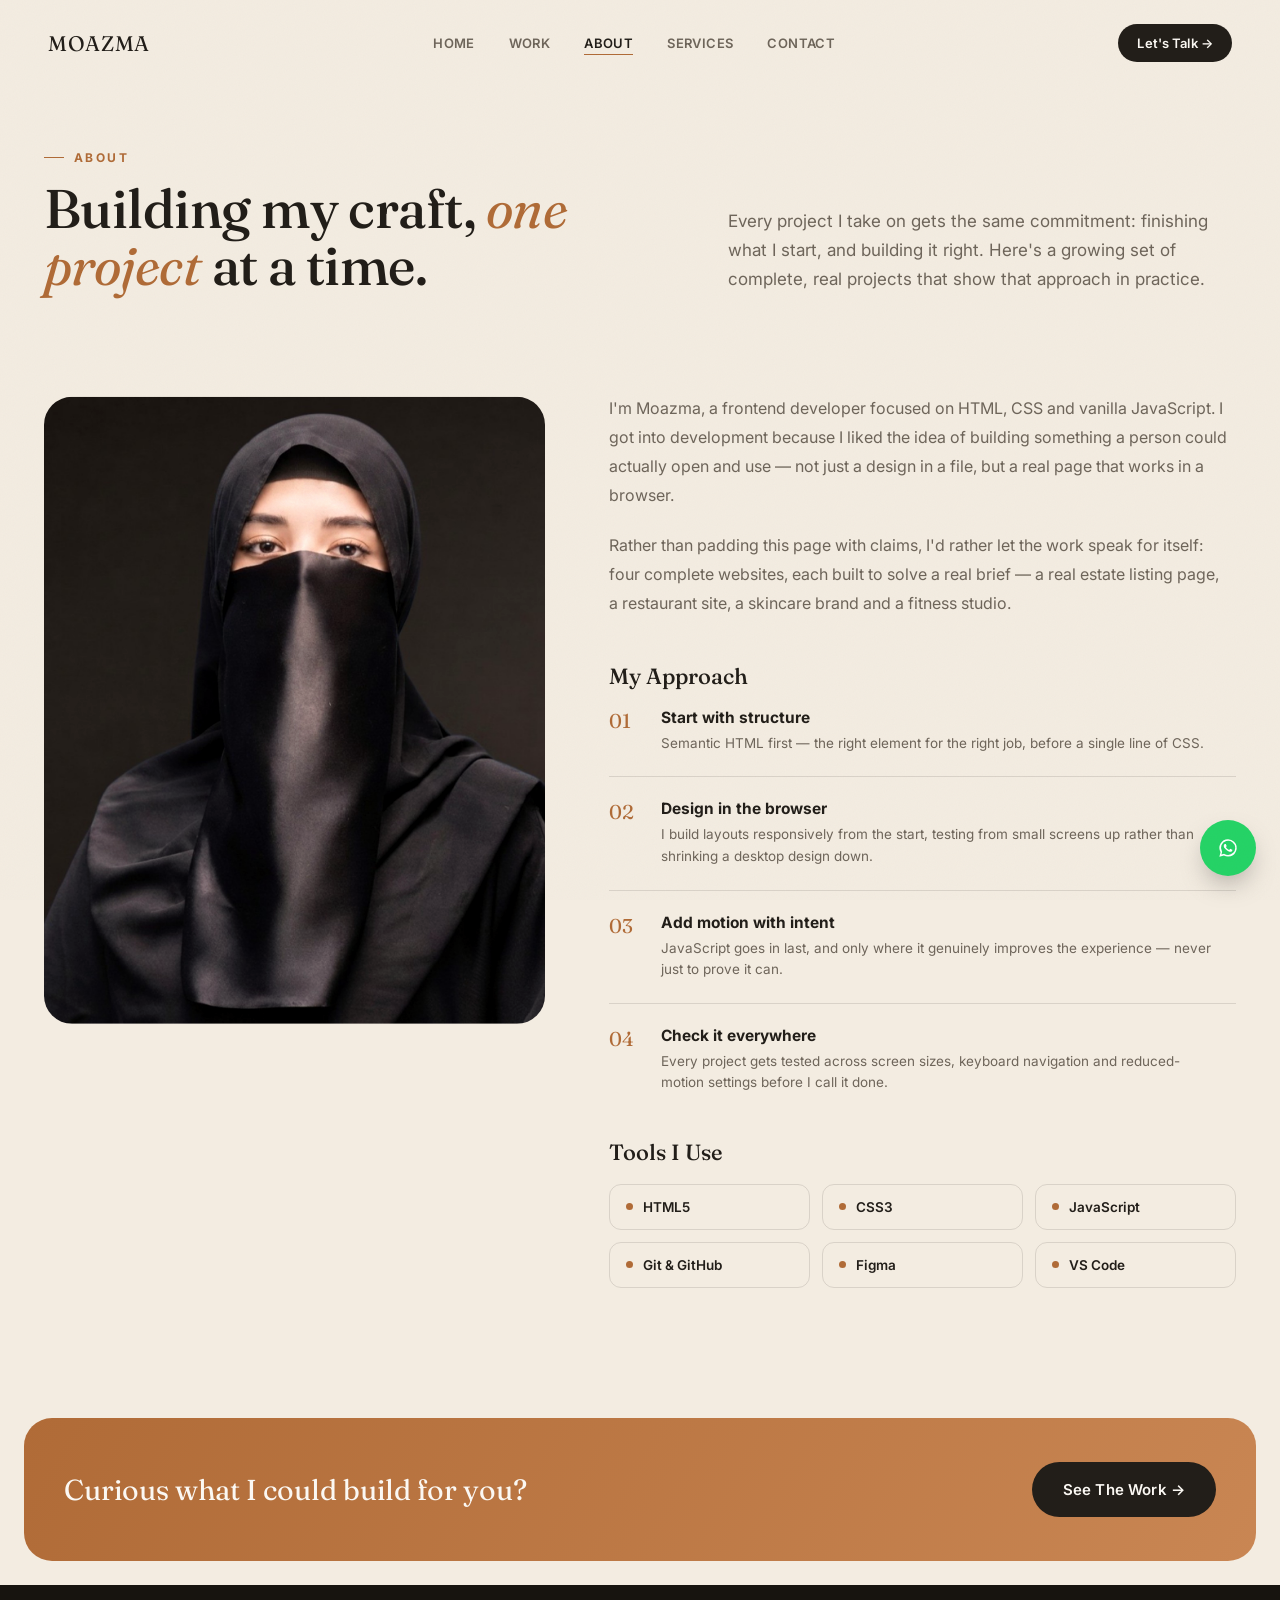
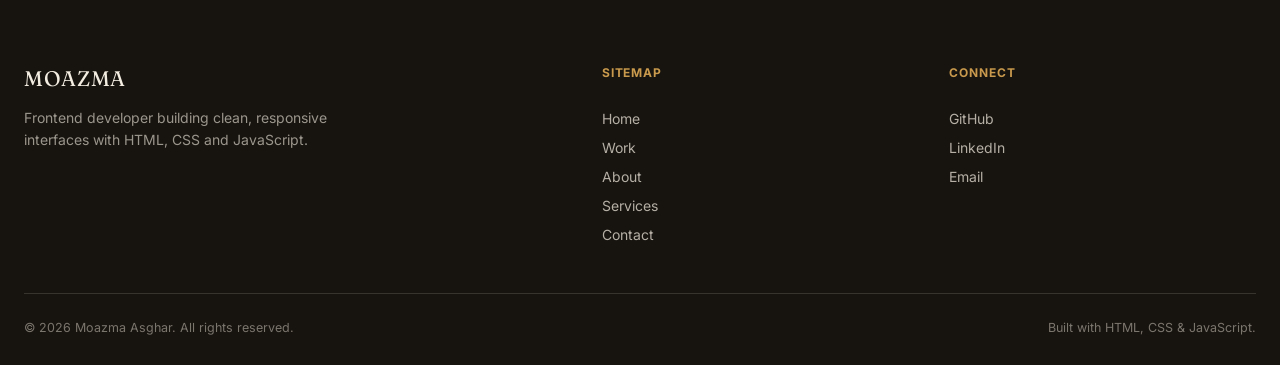
<file: about.html>
<!DOCTYPE html>
<html lang="en">
<head>
<meta charset="UTF-8">
<meta name="viewport" content="width=device-width, initial-scale=1.0">
<title>About — Moazma Asghar</title>
<meta name="description" content="Moazma Asghar's background, development approach and the tools she uses to build responsive websites.">
<link rel="stylesheet" href="style.css">
</head>
<body>

<div class="grain" aria-hidden="true"></div>

<header class="nav" id="siteNav">
  <div class="nav__inner">
    <a href="index.html" class="nav__brand">MOAZMA</a>
    <nav class="nav__links">
      <a href="index.html" data-nav>Home</a>
      <a href="work.html" data-nav>Work</a>
      <a href="about.html" data-nav class="is-active">About</a>
      <a href="services.html" data-nav>Services</a>
      <a href="contact.html" data-nav>Contact</a>
    </nav>
    <div class="nav__actions">
      <a href="contact.html" class="btn btn--dark btn--sm">Let's Talk →</a>
      <button class="nav__burger" id="navBurger" aria-label="Toggle menu" aria-expanded="false"><span></span><span></span><span></span></button>
    </div>
  </div>
</header>

<div class="mobile-menu" id="mobileMenu">
  <nav>
    <a href="index.html" data-nav>Home</a>
    <a href="work.html" data-nav>Work</a>
    <a href="about.html" data-nav class="is-active">About</a>
    <a href="services.html" data-nav>Services</a>
    <a href="contact.html" data-nav>Contact</a>
  </nav>
</div>

<main>

  <section class="about-hero">
    <div>
      <p class="eyebrow reveal">About</p>
      <h1 class="section-title reveal">Building my craft, <em>one project</em> at a time.</h1>
    </div>
    <p class="section-desc reveal">Every project I take on gets the same commitment: finishing what I start, and building it right. Here's a growing set of complete, real projects that show that approach in practice.</p>
  </section>

  <div class="about-body">
    <!-- Replace with your own photo. Recommended path:
         assets/img/about/portrait.jpg -->
    <div class="about-body__media reveal" data-parallax="0.1">
      <img src="images/about.jpg" alt="Portrait of Moazma Asghar">
    </div>

    <div class="about-body__content">
      <p class="reveal">
        I'm Moazma, a frontend developer focused on HTML, CSS and vanilla JavaScript. I got into
        development because I liked the idea of building something a person could actually open
        and use — not just a design in a file, but a real page that works in a browser.
      </p>
      <p class="reveal">
        Rather than padding this page with claims, I'd rather let the work speak for itself: four complete websites, each built to solve a real brief — a real estate listing page, a restaurant site, a skincare brand and a fitness studio.
      </p>

      <h3 class="reveal">My Approach</h3>
      <ul class="approach-list">
        <li class="reveal">
          <span class="approach-list__num">01</span>
          <div>
            <h4>Start with structure</h4>
            <p>Semantic HTML first — the right element for the right job, before a single line of CSS.</p>
          </div>
        </li>
        <li class="reveal">
          <span class="approach-list__num">02</span>
          <div>
            <h4>Design in the browser</h4>
            <p>I build layouts responsively from the start, testing from small screens up rather than shrinking a desktop design down.</p>
          </div>
        </li>
        <li class="reveal">
          <span class="approach-list__num">03</span>
          <div>
            <h4>Add motion with intent</h4>
            <p>JavaScript goes in last, and only where it genuinely improves the experience — never just to prove it can.</p>
          </div>
        </li>
        <li class="reveal">
          <span class="approach-list__num">04</span>
          <div>
            <h4>Check it everywhere</h4>
            <p>Every project gets tested across screen sizes, keyboard navigation and reduced-motion settings before I call it done.</p>
          </div>
        </li>
      </ul>

      <h3 class="reveal">Tools I Use</h3>
      <div class="tool-grid">
        <div class="tool-chip reveal"><span></span>HTML5</div>
        <div class="tool-chip reveal"><span></span>CSS3</div>
        <div class="tool-chip reveal"><span></span>JavaScript</div>
        <div class="tool-chip reveal"><span></span>Git &amp; GitHub</div>
        <div class="tool-chip reveal"><span></span>Figma</div>
        <div class="tool-chip reveal"><span></span>VS Code</div>
      </div>
    </div>
  </div>

  <div class="cta-band reveal">
    <p class="cta-band__text">Curious what I could build for you?</p>
    <a href="work.html" class="btn btn--dark btn--lg">See The Work →</a>
  </div>

</main>

<footer class="footer">
  <div class="footer__top">
    <div class="footer__brand">
      <a href="index.html" class="nav__brand">MOAZMA</a>
      <p>Frontend developer building clean, responsive interfaces with HTML, CSS and JavaScript.</p>
    </div>
    <div class="footer__col">
      <h4>Sitemap</h4>
      <a href="index.html">Home</a>
      <a href="work.html">Work</a>
      <a href="about.html">About</a>
      <a href="services.html">Services</a>
      <a href="contact.html">Contact</a>
    </div>
    <div class="footer__col">
      <h4>Connect</h4>
      <a href="https://github.com/moazmawebdev" target="_blank" rel="noopener noreferrer">GitHub</a>
      <a href="https://www.linkedin.com/in/moazmawebdev/" target="_blank" rel="noopener noreferrer">LinkedIn</a>
      <a href="mailto:moazmawebdev@gmail.com" target="_blank" rel="noopener noreferrer">Email</a>
    </div>
  </div>
  <div class="footer__bottom">
    <span>© 2026 Moazma Asghar. All rights reserved.</span>
    <span>Built with HTML, CSS &amp; JavaScript.</span>
  </div>
</footer>

<!-- Replace 92XXXXXXXXXX with your real WhatsApp number, country code first, no + or spaces -->
<a href="https://wa.me/923052177831?text=Hi%20Moazma%2C%20I%27d%20like%20to%20talk%20about%20a%20project." class="whatsapp-float" target="_blank" rel="noopener" aria-label="Chat on WhatsApp">
  <svg width="26" height="26" viewBox="0 0 24 24" fill="currentColor"><path d="M17.6 6.32A7.85 7.85 0 0 0 12.05 4a7.94 7.94 0 0 0-6.9 11.9L4 20l4.2-1.1a7.9 7.9 0 0 0 3.85 1h.01a7.94 7.94 0 0 0 5.54-13.58zM12.06 18.4h-.01a6.58 6.58 0 0 1-3.36-.92l-.24-.14-2.5.66.67-2.44-.16-.25a6.6 6.6 0 1 1 12.24-3.5 6.56 6.56 0 0 1-6.64 6.59zm3.6-4.94c-.2-.1-1.17-.58-1.35-.64-.18-.07-.31-.1-.44.1-.13.19-.5.64-.62.78-.11.13-.23.15-.42.05a5.4 5.4 0 0 1-1.6-.99 6 6 0 0 1-1.1-1.37c-.12-.2-.01-.3.09-.4.09-.09.2-.23.3-.35.1-.11.13-.19.2-.32.06-.13.03-.24-.02-.34-.05-.1-.44-1.06-.6-1.45-.16-.38-.32-.33-.44-.33h-.38c-.13 0-.34.05-.52.24-.18.19-.68.66-.68 1.62s.7 1.88.8 2.01c.1.13 1.38 2.11 3.36 2.96.47.2.83.32 1.12.41.47.15.9.13 1.24.08.38-.06 1.17-.48 1.33-.94.16-.46.16-.86.11-.94-.05-.08-.18-.13-.38-.23z"/></svg>
</a>
<script src="script.js"></script>
</body>
</html>
</file>
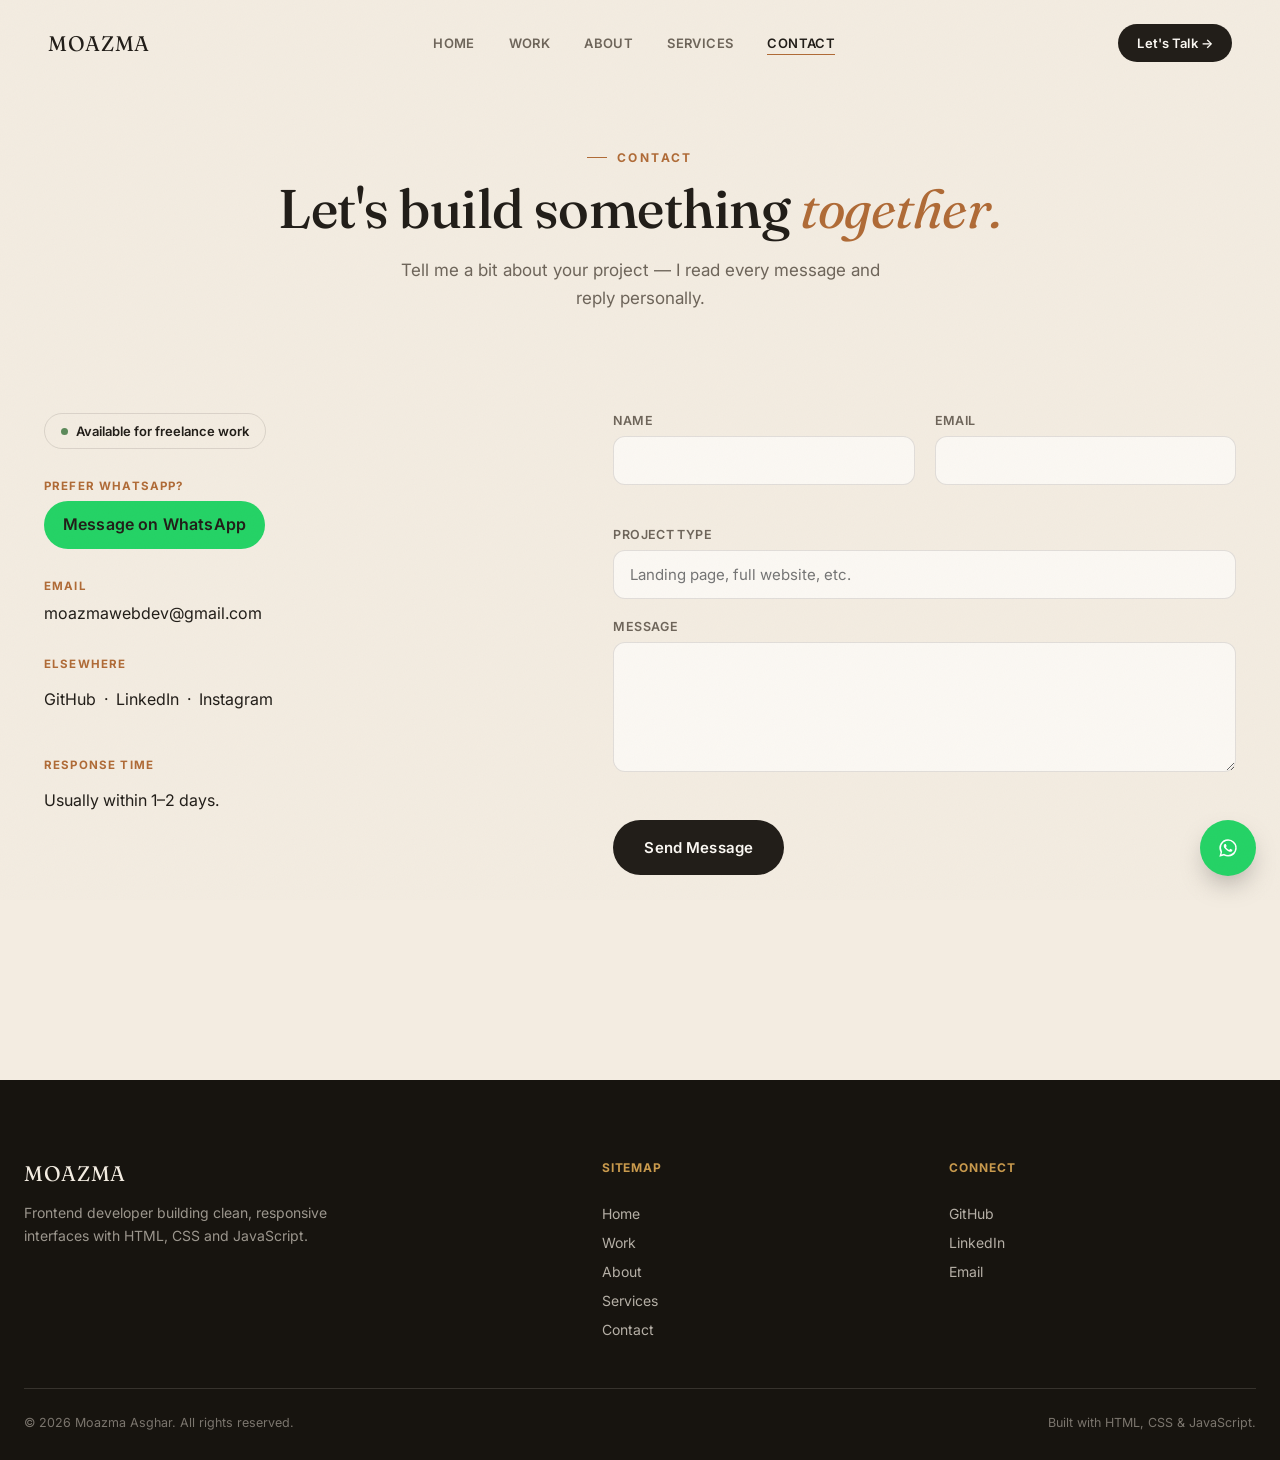
<file: contact.html>
<!DOCTYPE html>
<html lang="en">
<head>
<meta charset="UTF-8">
<meta name="viewport" content="width=device-width, initial-scale=1.0">
<title>Contact — Moazma Asghar</title>
<meta name="description" content="Get in touch with Moazma Asghar about a frontend development project.">
<link rel="stylesheet" href="style.css">
</head>
<body>

<div class="grain" aria-hidden="true"></div>

<header class="nav" id="siteNav">
  <div class="nav__inner">
    <a href="index.html" class="nav__brand">MOAZMA</a>
    <nav class="nav__links">
      <a href="index.html" data-nav>Home</a>
      <a href="work.html" data-nav>Work</a>
      <a href="about.html" data-nav>About</a>
      <a href="services.html" data-nav>Services</a>
      <a href="contact.html" data-nav class="is-active">Contact</a>
    </nav>
    <div class="nav__actions">
      <a href="contact.html" class="btn btn--dark btn--sm">Let's Talk →</a>
      <button class="nav__burger" id="navBurger" aria-label="Toggle menu" aria-expanded="false"><span></span><span></span><span></span></button>
    </div>
  </div>
</header>

<div class="mobile-menu" id="mobileMenu">
  <nav>
    <a href="index.html" data-nav>Home</a>
    <a href="work.html" data-nav>Work</a>
    <a href="about.html" data-nav>About</a>
    <a href="services.html" data-nav>Services</a>
    <a href="contact.html" data-nav class="is-active">Contact</a>
  </nav>
</div>

<main>

  <section class="contact-hero">
    <p class="eyebrow reveal" style="justify-content:center;">Contact</p>
    <h1 class="section-title reveal">Let's build something <em>together.</em></h1>
    <p class="section-desc reveal">Tell me a bit about your project — I read every message and reply personally.</p>
  </section>

  <div class="contact-body">
    <div class="contact-info">
      <div class="contact-info__item reveal">
        <span class="contact-availability"><span></span>Available for freelance work</span>
      </div>
      <div class="contact-info__item reveal">
        <h4>Prefer WhatsApp?</h4>
        <!-- Replace 92XXXXXXXXXX with your real WhatsApp number -->
        <a href="https://wa.me/923052177831?text=Hi%20Moazma%2C%20I%27d%20like%20to%20talk%20about%20a%20project." class="btn btn--whatsapp btn--sm" target="_blank" rel="noopener">
          <span>Message on WhatsApp</span>
        </a>
      </div>
      <div class="contact-info__item reveal">
        <h4>Email</h4>
        <a href="mailto:moazmawebdev@gmail.com">moazmawebdev@gmail.com</a>
      </div>
      <div class="contact-info__item reveal">
        <h4>Elsewhere</h4>
        <p><a href="https://github.com/moazmawebdev" target="_blank" rel="noopener noreferrer" >GitHub</a> &nbsp;·&nbsp; <a href="https://www.linkedin.com/in/moazmawebdev/" target="_blank" rel="noopener noreferrer" >LinkedIn</a>  &nbsp;·&nbsp; <a href="https://www.instagram.com/moazma.webdev/" target="_blank" rel="noopener noreferrer" >Instagram</a></p>
      </div>
      <div class="contact-info__item reveal">
        <h4>Response Time</h4>
        <p>Usually within 1–2 days.</p>
      </div>
    </div>

    <!-- This form validates client-side only — it isn't wired up to
         an inbox yet. Connect it to a form service such as Formspree
         or EmailJS (or your own backend) to actually receive
         submissions; see script.js for where the submit handler is. -->
    <form class="contact-form reveal" id="contactForm" action="https://formspree.io/f/xeajzgyp" method="POST" novalidate>
      <div class="form-row">
        <div class="form-field">
          <label for="name">Name</label>
          <input type="text" id="name" name="name" required>
          <span class="form-error" aria-live="polite"></span>
        </div>
        <div class="form-field">
          <label for="email">Email</label>
          <input type="email" id="email" name="email" required>
          <span class="form-error" aria-live="polite"></span>
        </div>
      </div>

      <div class="form-field">
        <label for="project">Project Type</label>
        <input type="text" id="project" name="project" placeholder="Landing page, full website, etc.">
      </div>

      <div class="form-field">
        <label for="message">Message</label>
        <textarea id="message" name="message" required></textarea>
        <span class="form-error" aria-live="polite"></span>
      </div>

      <button type="submit" class="btn btn--dark btn--lg contact-form__submit">Send Message</button>
      <p class="form-status" id="formStatus" aria-live="polite"></p>
    </form>
  </div>

</main>

<footer class="footer">
  <div class="footer__top">
    <div class="footer__brand">
      <a href="index.html" class="nav__brand">MOAZMA</a>
      <p>Frontend developer building clean, responsive interfaces with HTML, CSS and JavaScript.</p>
    </div>
    <div class="footer__col">
      <h4>Sitemap</h4>
      <a href="index.html">Home</a>
      <a href="work.html">Work</a>
      <a href="about.html">About</a>
      <a href="services.html">Services</a>
      <a href="contact.html">Contact</a>
    </div>
    <div class="footer__col">
      <h4>Connect</h4>
      <a href="https://github.com/moazmawebdev" target="_blank" rel="noopener noreferrer">GitHub</a>
      <a href="https://www.linkedin.com/in/moazmawebdev/" target="_blank" rel="noopener noreferrer">LinkedIn</a>
      <a href="mailto:moazmawebdev@gmail.com">Email</a>
    </div>
  </div>
  <div class="footer__bottom">
    <span>© 2026 Moazma Asghar. All rights reserved.</span>
    <span>Built with HTML, CSS &amp; JavaScript.</span>
  </div>
</footer>

<!-- Replace 92XXXXXXXXXX with your real WhatsApp number, country code first, no + or spaces -->
<a href="https://wa.me/923052177831?text=Hi%20Moazma%2C%20I%27d%20like%20to%20talk%20about%20a%20project." class="whatsapp-float" target="_blank" rel="noopener" aria-label="Chat on WhatsApp">
  <svg width="26" height="26" viewBox="0 0 24 24" fill="currentColor"><path d="M17.6 6.32A7.85 7.85 0 0 0 12.05 4a7.94 7.94 0 0 0-6.9 11.9L4 20l4.2-1.1a7.9 7.9 0 0 0 3.85 1h.01a7.94 7.94 0 0 0 5.54-13.58zM12.06 18.4h-.01a6.58 6.58 0 0 1-3.36-.92l-.24-.14-2.5.66.67-2.44-.16-.25a6.6 6.6 0 1 1 12.24-3.5 6.56 6.56 0 0 1-6.64 6.59zm3.6-4.94c-.2-.1-1.17-.58-1.35-.64-.18-.07-.31-.1-.44.1-.13.19-.5.64-.62.78-.11.13-.23.15-.42.05a5.4 5.4 0 0 1-1.6-.99 6 6 0 0 1-1.1-1.37c-.12-.2-.01-.3.09-.4.09-.09.2-.23.3-.35.1-.11.13-.19.2-.32.06-.13.03-.24-.02-.34-.05-.1-.44-1.06-.6-1.45-.16-.38-.32-.33-.44-.33h-.38c-.13 0-.34.05-.52.24-.18.19-.68.66-.68 1.62s.7 1.88.8 2.01c.1.13 1.38 2.11 3.36 2.96.47.2.83.32 1.12.41.47.15.9.13 1.24.08.38-.06 1.17-.48 1.33-.94.16-.46.16-.86.11-.94-.05-.08-.18-.13-.38-.23z"/></svg>
</a>
<script src="script.js"></script>
</body>
</html>
</file>
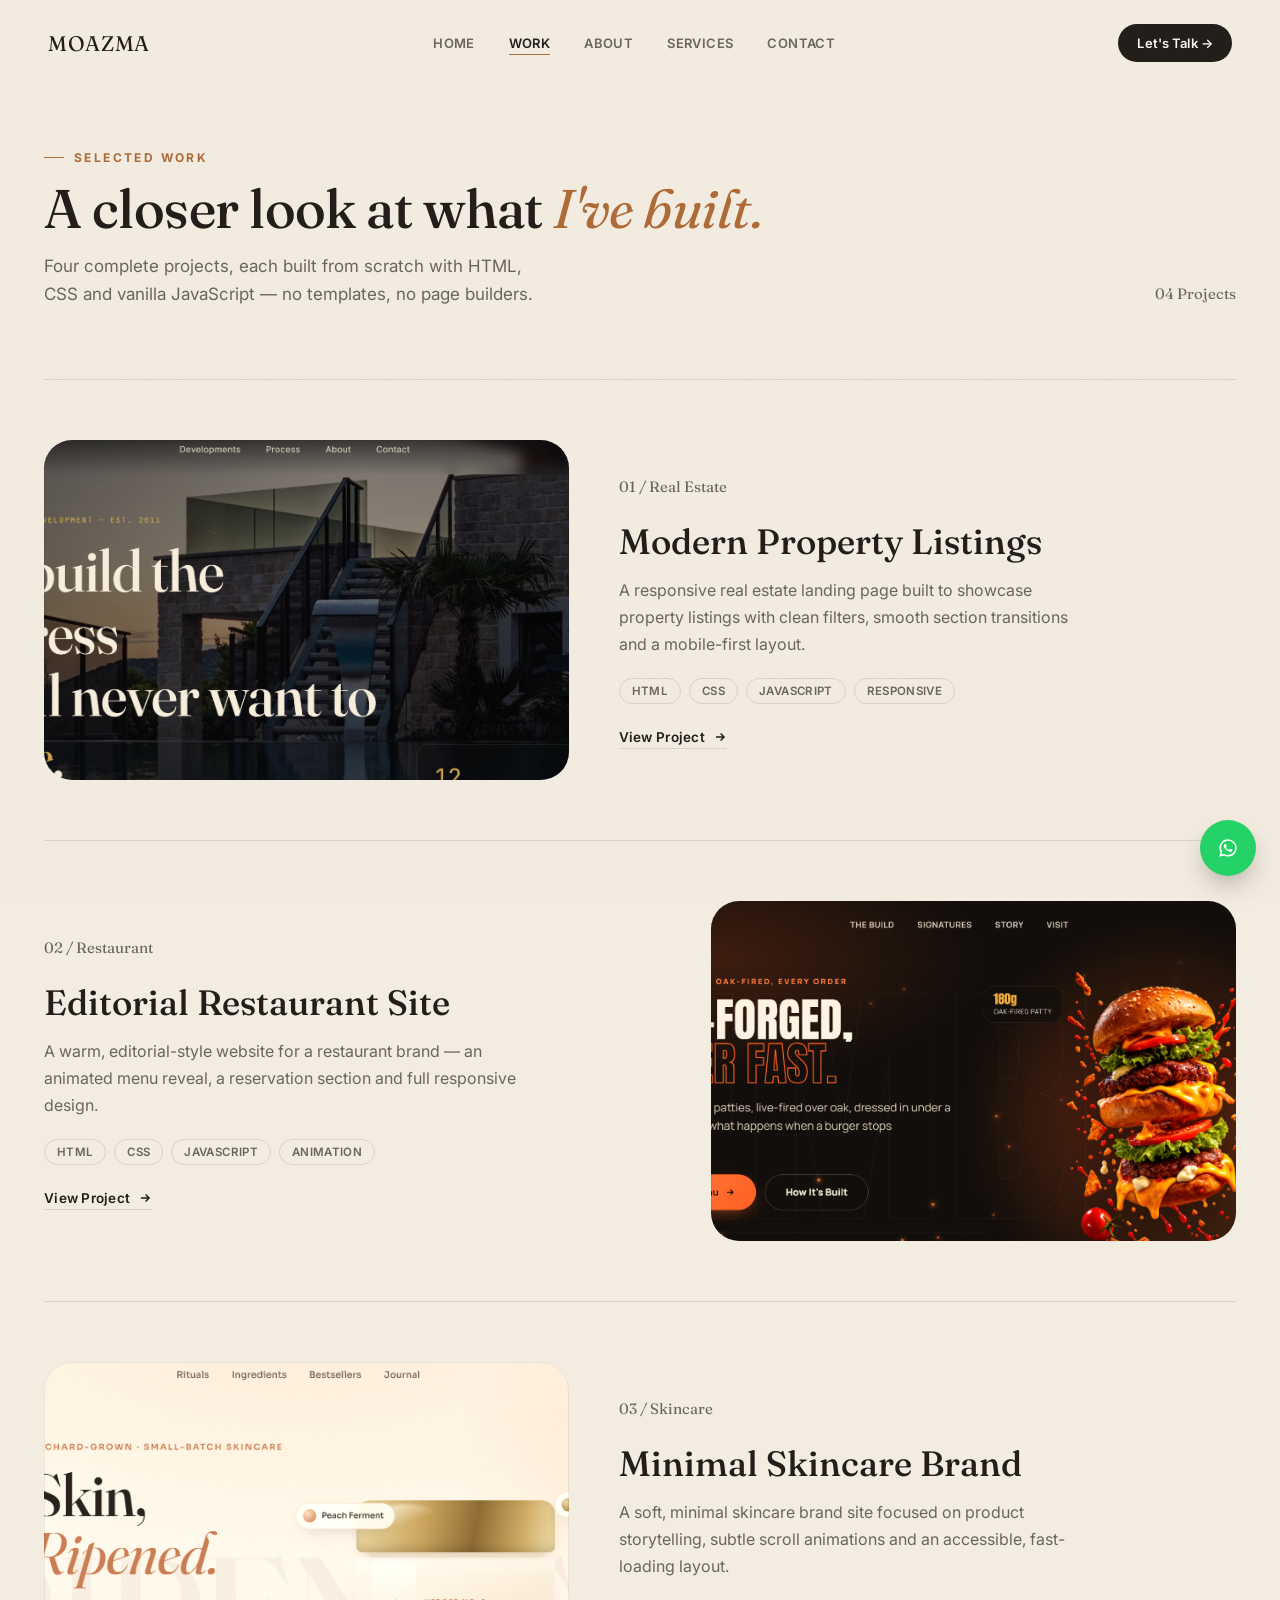
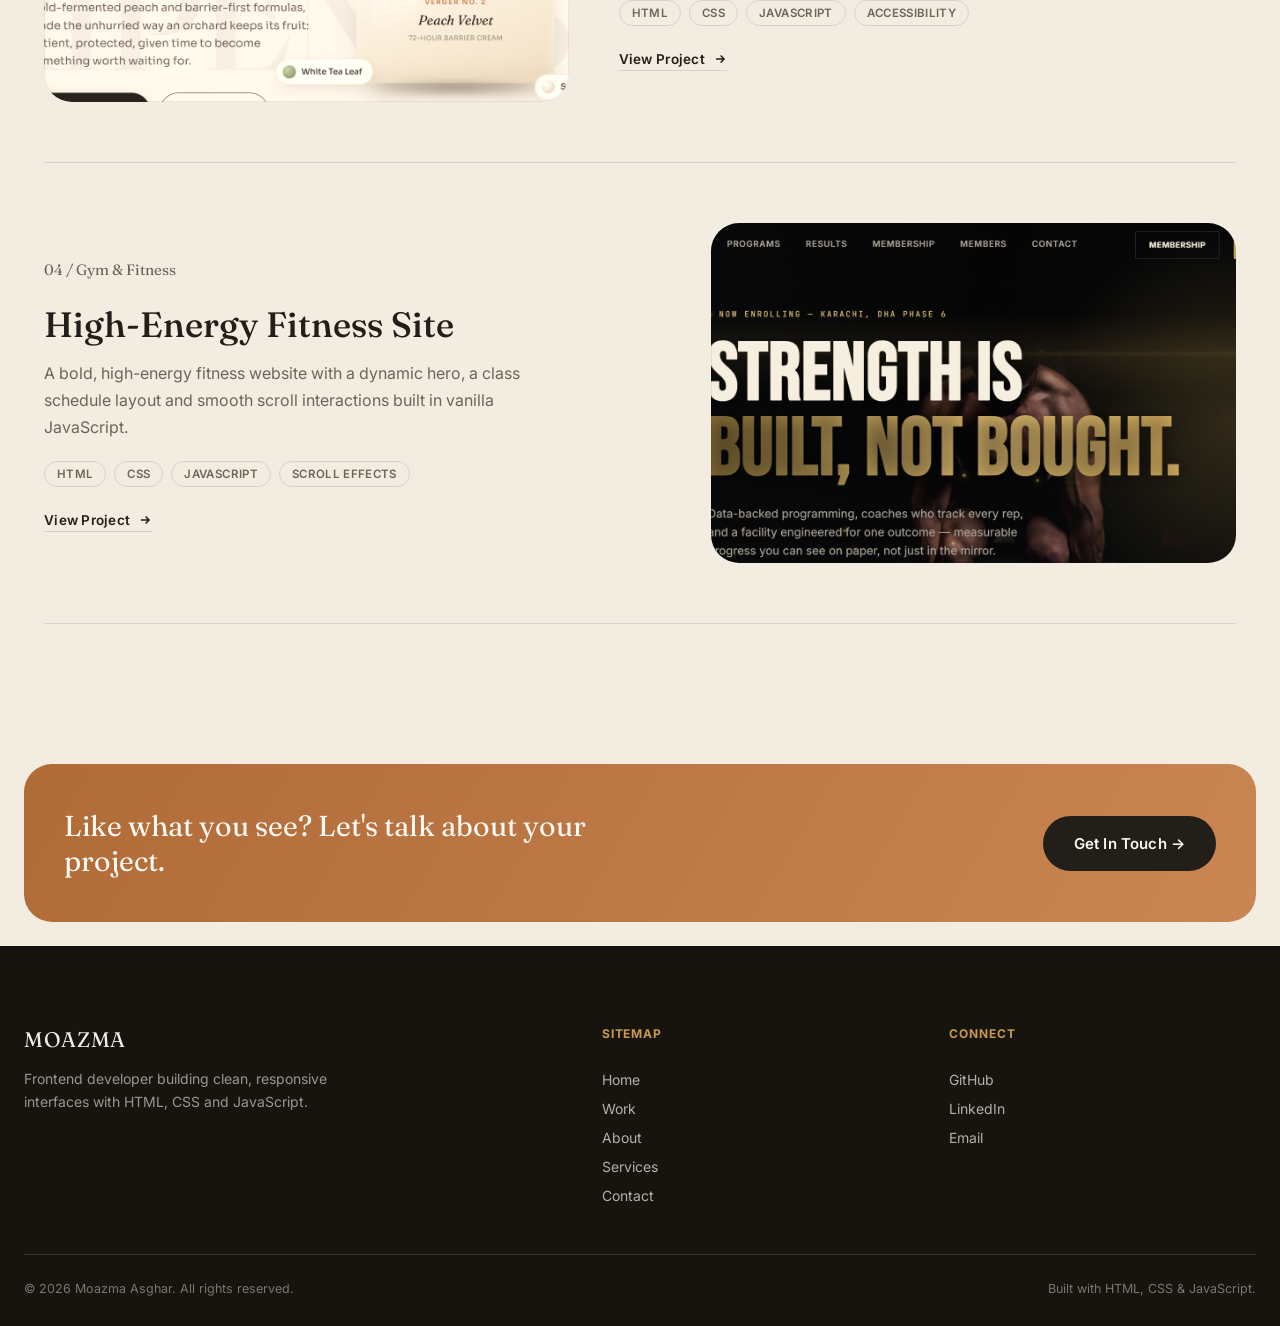
<file: work.html>
<!DOCTYPE html>
<html lang="en">
<head>
<meta charset="UTF-8">
<meta name="viewport" content="width=device-width, initial-scale=1.0">
<title>Work — Moazma Asghar</title>
<meta name="description" content="A closer look at the projects Moazma Asghar has built — real estate, restaurant, skincare and fitness websites.">
<link rel="stylesheet" href="style.css">
</head>
<body>

<div class="grain" aria-hidden="true"></div>

<header class="nav" id="siteNav">
  <div class="nav__inner">
    <a href="index.html" class="nav__brand">MOAZMA</a>
    <nav class="nav__links">
      <a href="index.html" data-nav>Home</a>
      <a href="work.html" data-nav class="is-active">Work</a>
      <a href="about.html" data-nav>About</a>
      <a href="services.html" data-nav>Services</a>
      <a href="contact.html" data-nav>Contact</a>
    </nav>
    <div class="nav__actions">
      <a href="contact.html" class="btn btn--dark btn--sm">Let's Talk →</a>
      <button class="nav__burger" id="navBurger" aria-label="Toggle menu" aria-expanded="false"><span></span><span></span><span></span></button>
    </div>
  </div>
</header>

<div class="mobile-menu" id="mobileMenu">
  <nav>
    <a href="index.html" data-nav>Home</a>
    <a href="work.html" data-nav class="is-active">Work</a>
    <a href="about.html" data-nav>About</a>
    <a href="services.html" data-nav>Services</a>
    <a href="contact.html" data-nav>Contact</a>
  </nav>
</div>

<main>

  <section class="page-hero">
    <div class="page-hero__row">
      <div>
        <p class="eyebrow reveal">Selected Work</p>
        <h1 class="section-title reveal">A closer look at what <em>I've built.</em></h1>
        <p class="section-desc reveal">Four complete projects, each built from scratch with HTML, CSS and vanilla JavaScript — no templates, no page builders.</p>
      </div>
      <span class="page-hero__count reveal">04 Projects</span>
    </div>
  </section>

  <!-- ================= PROJECT GRID =================
       Replace each cover image with a screenshot of the matching
       project. Recommended path structure:
       assets/img/work/real-estate.jpg
       assets/img/work/restaurant.jpg
       assets/img/work/skincare.jpg
       assets/img/work/gym.jpg
       A single representative screenshot (the homepage, roughly
       4:3) works well here — it doesn't need to be full-page like
       the hero shelf images. -->
  <div class="work-grid">

    <article class="project-card reveal" data-tilt>
      <div class="project-card__media">
        <img src="images/real-estate.png" alt="Real Estate website homepage screenshot">
      </div>
      <div class="project-card__body">
        <p class="project-card__index">01 / Real Estate</p>
        <h3>Modern Property Listings</h3>
        <p>A responsive real estate landing page built to showcase property listings with clean filters, smooth section transitions and a mobile-first layout.</p>
        <div class="project-card__tags">
          <span>HTML</span><span>CSS</span><span>JavaScript</span><span>Responsive</span>
        </div>
        <a href="https://moazmawebdev.github.io/real-estate-landing-page/" target="_blank" rel="noopener noreferrer" class="link-arrow">View Project <svg width="14" height="14" viewBox="0 0 24 24" fill="none" stroke="currentColor" stroke-width="2.5"><path d="M5 12h14M13 6l6 6-6 6"/></svg></a>
      </div>
    </article>

    <article class="project-card reveal" data-tilt>
      <div class="project-card__media">
        <img src="images/burger.png" alt="Restaurant website homepage screenshot">
      </div>
      <div class="project-card__body">
        <p class="project-card__index">02 / Restaurant</p>
        <h3>Editorial Restaurant Site</h3>
        <p>A warm, editorial-style website for a restaurant brand — an animated menu reveal, a reservation section and full responsive design.</p>
        <div class="project-card__tags">
          <span>HTML</span><span>CSS</span><span>JavaScript</span><span>Animation</span>
        </div>
        <a href="https://moazmawebdev.github.io/restaurant-landing-page/" target="_blank" rel="noopener noreferrer" class="link-arrow">View Project <svg width="14" height="14" viewBox="0 0 24 24" fill="none" stroke="currentColor" stroke-width="2.5"><path d="M5 12h14M13 6l6 6-6 6"/></svg></a>
      </div>
    </article>

    <article class="project-card reveal" data-tilt>
      <div class="project-card__media">
        <img src="images/skincare.png" alt="Skincare website homepage screenshot">
      </div>
      <div class="project-card__body">
        <p class="project-card__index">03 / Skincare</p>
        <h3>Minimal Skincare Brand</h3>
        <p>A soft, minimal skincare brand site focused on product storytelling, subtle scroll animations and an accessible, fast-loading layout.</p>
        <div class="project-card__tags">
          <span>HTML</span><span>CSS</span><span>JavaScript</span><span>Accessibility</span>
        </div>
        <a href="https://moazmawebdev.github.io/skincare-brand-landing-page/" target="_blank" rel="noopener noreferrer" class="link-arrow">View Project <svg width="14" height="14" viewBox="0 0 24 24" fill="none" stroke="currentColor" stroke-width="2.5"><path d="M5 12h14M13 6l6 6-6 6"/></svg></a>
      </div>
    </article>

    <article class="project-card reveal" data-tilt>
      <div class="project-card__media">
        <img src="images/gym.png" alt="Gym and fitness website homepage screenshot">
      </div>
      <div class="project-card__body">
        <p class="project-card__index">04 / Gym &amp; Fitness</p>
        <h3>High-Energy Fitness Site</h3>
        <p>A bold, high-energy fitness website with a dynamic hero, a class schedule layout and smooth scroll interactions built in vanilla JavaScript.</p>
        <div class="project-card__tags">
          <span>HTML</span><span>CSS</span><span>JavaScript</span><span>Scroll Effects</span>
        </div>
        <a href="https://moazmawebdev.github.io/gym-landing-page/" target="_blank" rel="noopener noreferrer" class="link-arrow">View Project <svg width="14" height="14" viewBox="0 0 24 24" fill="none" stroke="currentColor" stroke-width="2.5"><path d="M5 12h14M13 6l6 6-6 6"/></svg></a>
      </div>
    </article>

  </div>

  <div class="cta-band reveal">
    <p class="cta-band__text">Like what you see? Let's talk about your project.</p>
    <a href="contact.html" class="btn btn--dark btn--lg">Get In Touch →</a>
  </div>

</main>

<footer class="footer">
  <div class="footer__top">
    <div class="footer__brand">
      <a href="index.html" class="nav__brand">MOAZMA</a>
      <p>Frontend developer building clean, responsive interfaces with HTML, CSS and JavaScript.</p>
    </div>
    <div class="footer__col">
      <h4>Sitemap</h4>
      <a href="index.html">Home</a>
      <a href="work.html">Work</a>
      <a href="about.html">About</a>
      <a href="services.html">Services</a>
      <a href="contact.html">Contact</a>
    </div>
    <div class="footer__col">
      <h4>Connect</h4>
      <a href="https://github.com/moazmawebdev" target="_blank" rel="noopener noreferrer">GitHub</a>
      <a href="https://www.linkedin.com/in/moazmawebdev/" target="_blank" rel="noopener noreferrer">LinkedIn</a>
      <a href="mailto:moazmawebdev@gmail.com" target="_blank" rel="noopener noreferrer">Email</a>
    </div>
  </div>
  <div class="footer__bottom">
    <span>© 2026 Moazma Asghar. All rights reserved.</span>
    <span>Built with HTML, CSS &amp; JavaScript.</span>
  </div>
</footer>

<!-- Replace 92XXXXXXXXXX with your real WhatsApp number, country code first, no + or spaces -->
<a href="https://wa.me/923052177831?text=Hi%20Moazma%2C%20I%27d%20like%20to%20talk%20about%20a%20project." class="whatsapp-float" target="_blank" rel="noopener" aria-label="Chat on WhatsApp">
  <svg width="26" height="26" viewBox="0 0 24 24" fill="currentColor"><path d="M17.6 6.32A7.85 7.85 0 0 0 12.05 4a7.94 7.94 0 0 0-6.9 11.9L4 20l4.2-1.1a7.9 7.9 0 0 0 3.85 1h.01a7.94 7.94 0 0 0 5.54-13.58zM12.06 18.4h-.01a6.58 6.58 0 0 1-3.36-.92l-.24-.14-2.5.66.67-2.44-.16-.25a6.6 6.6 0 1 1 12.24-3.5 6.56 6.56 0 0 1-6.64 6.59zm3.6-4.94c-.2-.1-1.17-.58-1.35-.64-.18-.07-.31-.1-.44.1-.13.19-.5.64-.62.78-.11.13-.23.15-.42.05a5.4 5.4 0 0 1-1.6-.99 6 6 0 0 1-1.1-1.37c-.12-.2-.01-.3.09-.4.09-.09.2-.23.3-.35.1-.11.13-.19.2-.32.06-.13.03-.24-.02-.34-.05-.1-.44-1.06-.6-1.45-.16-.38-.32-.33-.44-.33h-.38c-.13 0-.34.05-.52.24-.18.19-.68.66-.68 1.62s.7 1.88.8 2.01c.1.13 1.38 2.11 3.36 2.96.47.2.83.32 1.12.41.47.15.9.13 1.24.08.38-.06 1.17-.48 1.33-.94.16-.46.16-.86.11-.94-.05-.08-.18-.13-.38-.23z"/></svg>
</a>
<script src="script.js"></script>
</body>
</html>
</file>
<file: style.css>
/* ============================================================
   MOAZMA — Frontend Developer Portfolio
   Shared stylesheet (all pages)
   ============================================================ */

/* ---- Fonts ---- */
@import url('https://fonts.googleapis.com/css2?family=Fraunces:ital,wght@0,300;0,400;0,500;0,600;1,400;1,500&family=Inter:wght@400;500;600;700&display=swap');

/* ============================================================
   Tokens
   ============================================================ */
:root{
  --cream:      #F3ECE1;
  --cream-2:    #EAE0D0;
  --paper:      #FBF8F3;
  --ink:        #221E19;
  --ink-dim:    #6E655A;
  --charcoal:   #17140F;
  --charcoal-2: #201B15;
  --line:       rgba(34,30,25,0.12);
  --line-dark:  rgba(243,236,225,0.14);
  --clay:       #B06B37;
  --clay-2:     #C98653;
  --brass:      #8A7B4D;
  --gold:       #C99A4D;

  --font-display: 'Fraunces', serif;
  --font-body:    'Inter', sans-serif;

  --container: 1240px;
  --radius-sm: 10px;
  --radius-md: 18px;
  --radius-lg: 28px;

  --ease-out: cubic-bezier(.16,1,.3,1);
}

*,*::before,*::after{ box-sizing:border-box; }
html{ scroll-behavior:smooth; }
@media (prefers-reduced-motion: reduce){
  html{ scroll-behavior:auto; }
  *,*::before,*::after{ animation-duration:.001ms!important; animation-iteration-count:1!important; transition-duration:.001ms!important; scroll-behavior:auto!important; }
}

body{
  margin:0;
  background: var(--cream);
  color: var(--ink);
  font-family: var(--font-body);
  -webkit-font-smoothing: antialiased;
  overflow-x: hidden;
}
img{ max-width:100%; display:block; }
a{ color:inherit; text-decoration:none; }
ul{ list-style:none; margin:0; padding:0; }
button{ font-family:inherit; cursor:pointer; }
input,textarea{ font-family:inherit; }
::selection{ background: var(--clay); color: var(--paper); }
:focus-visible{ outline:2px solid var(--clay); outline-offset:3px; border-radius:4px; }

.grain{
  position:fixed; inset:0; z-index:999; pointer-events:none;
  opacity:.035; mix-blend-mode:multiply;
  background-image:url("data:image/svg+xml,%3Csvg xmlns='http://www.w3.org/2000/svg' width='120' height='120'%3E%3Cfilter id='n'%3E%3CfeTurbulence type='fractalNoise' baseFrequency='0.9' numOctaves='2' stitchTiles='stitch'/%3E%3C/filter%3E%3Crect width='100%25' height='100%25' filter='url(%23n)'/%3E%3C/svg%3E");
}

/* ============================================================
   Type helpers
   ============================================================ */
.eyebrow{
  font-family:var(--font-body); font-weight:700; font-size:12px;
  letter-spacing:.2em; text-transform:uppercase; color:var(--clay);
  margin:0 0 16px; display:flex; align-items:center; gap:10px;
}
.eyebrow::before{ content:''; width:20px; height:1px; background:var(--clay); }
.eyebrow--light{ color:var(--gold); }

.section-title{
  font-family:var(--font-display); font-weight:500; font-style:normal;
  line-height:1.04; letter-spacing:-0.01em;
  font-size:clamp(2rem,4.6vw,3.4rem);
  margin:0 0 20px; color:var(--ink);
}
.section-title em{ font-style:italic; font-weight:400; color:var(--clay); }
.section-title--light{ color:var(--cream); }
.section-title--light em{ color:var(--gold); }

.section-desc{ font-size:clamp(15px,1.5vw,17px); line-height:1.7; color:var(--ink-dim); max-width:46ch; margin:0; }
.section-desc--light{ color:rgba(243,236,225,0.72); }

/* ============================================================
   Buttons
   ============================================================ */
.btn{
  display:inline-flex; align-items:center; justify-content:center; gap:9px;
  font-weight:600; font-size:14px; letter-spacing:.01em;
  border-radius:999px; padding:15px 26px; border:1px solid transparent;
  transition:transform .35s var(--ease-out), background .3s ease, border-color .3s ease;
  white-space:nowrap;
}
.btn svg{ transition:transform .3s var(--ease-out); }
.btn:hover svg{ transform:translateX(3px); }
.btn:active{ transform:scale(.96); }

.btn--dark{ background:var(--ink); color:var(--paper); }
.btn--dark:hover{ background:var(--charcoal); transform:translateY(-2px); }

.btn--outline{ border-color:rgba(34,30,25,0.25); color:var(--ink); background:transparent; }
.btn--outline:hover{ border-color:var(--ink); background:rgba(34,30,25,0.05); transform:translateY(-2px); }

.btn--outline-light{ border-color:rgba(243,236,225,0.3); color:var(--cream); background:transparent; }
.btn--outline-light:hover{ border-color:var(--cream); background:rgba(243,236,225,0.08); transform:translateY(-2px); }

.btn--clay{ background:var(--clay); color:var(--paper); }
.btn--clay:hover{ background:var(--clay-2); transform:translateY(-2px); }

.btn--sm{ padding:10px 18px; font-size:13px; }
.btn--lg{ padding:17px 30px; font-size:15px; }

.link-arrow{ display:inline-flex; align-items:center; gap:8px; font-weight:600; font-size:13.5px; letter-spacing:.02em; color:var(--ink); position:relative; }
.link-arrow svg{ transition:transform .3s var(--ease-out); }
.link-arrow:hover svg{ transform:translateX(4px); }
.link-arrow::after{ content:''; position:absolute; left:0; bottom:-4px; width:100%; height:1px; background:var(--line); }

/* ============================================================
   Nav
   ============================================================ */
.nav{
  position:fixed; top:0; left:0; right:0; z-index:500;
  padding:24px 0;
  transition:padding .4s var(--ease-out), background .4s ease, border-color .4s ease, backdrop-filter .4s ease;
  border-bottom:1px solid transparent;
}
.nav.is-scrolled{
  padding:14px 0; background:rgba(243,236,225,0.85);
  backdrop-filter:blur(14px) saturate(140%); -webkit-backdrop-filter:blur(14px) saturate(140%);
  border-bottom-color:var(--line);
}
.nav__inner{ max-width:var(--container); margin:0 auto; padding:0 28px; display:flex; align-items:center; justify-content:space-between; gap:24px; }
.nav__brand{ font-family:var(--font-display); font-size:21px; letter-spacing:.03em; display:flex; align-items:center; gap:6px; flex-shrink:0; }
.nav__brand-dot{ color:var(--clay); font-size:13px; }

.nav__links{ display:flex; align-items:center; gap:34px; }
.nav__links a{ font-size:13px; font-weight:600; letter-spacing:.03em; text-transform:uppercase; color:var(--ink-dim); position:relative; padding:4px 0; transition:color .25s ease; }
.nav__links a::after{ content:''; position:absolute; left:0; bottom:0; width:0; height:1px; background:var(--clay); transition:width .3s var(--ease-out); }
.nav__links a:hover,.nav__links a.is-active{ color:var(--ink); }
.nav__links a:hover::after,.nav__links a.is-active::after{ width:100%; }

.nav__actions{ display:flex; align-items:center; gap:14px; }
.nav__burger{ display:none; flex-direction:column; gap:5px; background:none; border:none; padding:6px; z-index:600; }
.nav__burger span{ width:22px; height:2px; background:var(--ink); transition:all .35s var(--ease-out); }
.nav__burger.is-open span:nth-child(1){ transform:translateY(7px) rotate(45deg); }
.nav__burger.is-open span:nth-child(2){ opacity:0; }
.nav__burger.is-open span:nth-child(3){ transform:translateY(-7px) rotate(-45deg); }

.mobile-menu{
  position:fixed; inset:0; background:var(--charcoal); z-index:450;
  display:flex; flex-direction:column; align-items:flex-start; justify-content:center; gap:40px;
  padding:40px 32px; transform:translateY(-100%); transition:transform .5s var(--ease-out);
}
.mobile-menu.is-open{ transform:translateY(0); }
.mobile-menu nav{ display:flex; flex-direction:column; gap:20px; }
.mobile-menu nav a{ font-family:var(--font-display); font-size:clamp(28px,8vw,40px); color:var(--cream); }
.mobile-menu nav a.is-active{ color:var(--gold); }

/* ============================================================
   Reveal on scroll
   ============================================================ */
.reveal{ opacity:0; transform:translateY(26px); transition:opacity .8s var(--ease-out), transform .8s var(--ease-out); }
.reveal.is-visible{ opacity:1; transform:translateY(0); }

/* ============================================================
   Hero (Home)
   ============================================================ */
.hero{
  position:relative; min-height:100svh;
  display:flex; align-items:center;
  padding:120px 24px 60px; overflow:hidden;
  background:
    radial-gradient(ellipse 50% 45% at 85% 12%, rgba(176,107,55,0.10), transparent 60%),
    var(--cream);
}
.hero__inner{
  position:relative; z-index:2; max-width:var(--container); margin:0 auto;
  display:grid; grid-template-columns:1.05fr .95fr; gap:40px; align-items:center;
}
.hero__copy{ max-width:540px; }
.hero__title{
  font-family:var(--font-display); font-weight:400; line-height:.98; letter-spacing:-0.01em;
  font-size:clamp(2.4rem,5.4vw,4.2rem); margin:0 0 22px; color:var(--ink);
}
.hero__title em{ font-style:italic; color:var(--clay); }
.hero__sub{ font-size:clamp(15px,1.5vw,17px); color:var(--ink-dim); line-height:1.7; max-width:46ch; margin:0 0 34px; }
.hero__cta{ display:flex; align-items:center; gap:14px; flex-wrap:wrap; margin-bottom:36px; }
.hero__note{ font-size:13px; color:var(--ink-dim); padding-top:24px; border-top:1px solid var(--line); max-width:40ch; }

/* ---- pshelf hero visual, reskinned to warm palette ---- */
.pshelf{
  --p-glass:rgba(255,255,255,0.55); --p-line:rgba(34,30,25,0.10);
  --p-ink:#221E19; --p-glow-1:rgba(176,107,55,0.22); --p-glow-2:rgba(138,123,77,0.14);
  position:relative; width:100%; height:560px; perspective:1400px;
  display:flex; align-items:center; justify-content:center;
}
.pshelf__glow{
  position:absolute; inset:-20%; pointer-events:none; z-index:0;
  background:radial-gradient(440px circle at var(--gx,50%) var(--gy,38%), var(--p-glow-1), transparent 55%);
  transition:background .4s ease;
}
.pshelf__group{
  position:relative; width:100%; height:100%; transform-style:preserve-3d;
  transform:rotateY(-9deg) rotateX(5deg); transition:transform .5s var(--ease-out); will-change:transform;
}
.pshelf__panel{
  position:absolute; width:220px; height:300px; border-radius:16px;
  background:var(--p-glass); border:1px solid var(--p-line);
  backdrop-filter:blur(14px) saturate(140%); -webkit-backdrop-filter:blur(14px) saturate(140%);
  box-shadow:0 30px 55px -22px rgba(34,25,15,0.35); overflow:hidden; transform-style:preserve-3d;
}
.pshelf__panel--1{ left:4%;  top:6%;  transform:translateZ(0px)   rotateY(4deg);  z-index:3; }
.pshelf__panel--2{ left:29%; top:24%; transform:translateZ(65px)  rotateY(-2deg); z-index:4; width:238px; height:330px; }
.pshelf__panel--3{ left:55%; top:2%;  transform:translateZ(-38px) rotateY(8deg);  z-index:2; }
.pshelf__panel::after{ content:''; position:absolute; inset:0; background:linear-gradient(155deg, rgba(255,255,255,0.35), transparent 45%); pointer-events:none; }
.pshelf__viewport{ position:absolute; inset:0; overflow:hidden; border-radius:inherit; }
.pshelf__scroll{ position:absolute; left:0; top:0; width:100%; will-change:transform; }
.pshelf__scroll img{ display:block; width:100%; height:auto; }
.pshelf__label{
  position:absolute; left:11px; bottom:11px; z-index:5;
  background:rgba(23,20,15,0.82); backdrop-filter:blur(8px);
  border:1px solid rgba(243,236,225,0.14); border-radius:999px; padding:7px 13px;
  font-size:10.5px; font-weight:600; letter-spacing:.03em; color:var(--cream);
  display:flex; align-items:center; gap:7px;
}
.pshelf__label span{ width:6px; height:6px; border-radius:50%; background:var(--gold); }
@keyframes pshelf-drift{ 0%,100%{ transform:translateY(0); } 50%{ transform:translateY(-8px); } }
.pshelf__panel--1{ animation:pshelf-drift 7s ease-in-out infinite; }
.pshelf__panel--2{ animation:pshelf-drift 8.5s ease-in-out infinite; animation-delay:-2s; }
.pshelf__panel--3{ animation:pshelf-drift 6.5s ease-in-out infinite; animation-delay:-4s; }

/* ============================================================
   Quote band
   ============================================================ */
.quote{
  background:var(--charcoal); color:var(--cream);
  padding:100px 24px; position:relative; overflow:hidden;
}
.quote__inner{ max-width:var(--container); margin:0 auto; display:flex; align-items:flex-start; gap:28px; }
.quote__mark{ font-family:var(--font-display); font-size:64px; color:var(--clay-2); line-height:1; flex-shrink:0; }
.quote__text{ font-family:var(--font-display); font-weight:400; font-size:clamp(1.5rem,3.2vw,2.3rem); line-height:1.35; margin:0 0 20px; }
.quote__text em{ font-style:italic; color:var(--gold); }
.quote__cite{ font-size:12px; letter-spacing:.14em; text-transform:uppercase; color:rgba(243,236,225,0.55); }

/* ============================================================
   About preview (Home)
   ============================================================ */
.about-preview{ padding:130px 24px; max-width:var(--container); margin:0 auto; display:grid; grid-template-columns:.75fr 1fr .65fr; gap:56px; align-items:center; }
.about-preview__media{ position:relative; border-radius:var(--radius-lg); overflow:hidden; aspect-ratio:4/5; }
.about-preview__media img{ width:100%; height:100%; object-fit:cover; filter:sepia(.12) saturate(1.05) contrast(1.03); }
.about-preview__frame{ position:absolute; inset:0; border-radius:var(--radius-lg); border:1px solid rgba(34,30,25,0.10); }
.about-preview__body p{ margin:18px 0 22px; }
.about-preview__badges{ display:flex; flex-direction:column; gap:22px; }
.badge{ display:flex; flex-direction:column; gap:2px; padding-top:16px; border-top:2px solid var(--clay); }
.badge__num{ font-family:var(--font-display); font-size:clamp(1.5rem,2.4vw,2rem); color:var(--ink); }
.badge__label{ font-size:11.5px; color:var(--ink-dim); letter-spacing:.03em; }

/* ============================================================
   Services preview / grid (shared with services page)
   ============================================================ */
.services-preview{ padding:0 24px 130px; max-width:var(--container); margin:0 auto; }
.services-preview__head{ max-width:640px; margin:0 auto 56px; text-align:center; }
.services-preview__head .eyebrow{ justify-content:center; }
.services-preview__head .section-desc{ margin:0 auto; }

.service-grid{ display:grid; grid-template-columns:repeat(4,1fr); gap:20px; }
.service-card{
  background:var(--paper); border:1px solid var(--line); border-radius:var(--radius-md);
  padding:30px 24px; display:flex; flex-direction:column; gap:14px;
  transition:transform .4s var(--ease-out), border-color .3s ease, box-shadow .3s ease;
}
.service-card:hover{ transform:translateY(-6px); border-color:rgba(176,107,55,0.35); box-shadow:0 24px 46px -26px rgba(34,25,15,0.3); }
.service-card__icon{ width:42px; height:42px; border-radius:12px; background:rgba(176,107,55,0.10); display:flex; align-items:center; justify-content:center; color:var(--clay); }
.service-card h3{ font-family:var(--font-display); font-weight:500; font-size:19px; margin:2px 0 0; color:var(--ink); }
.service-card p{ font-size:13.5px; color:var(--ink-dim); line-height:1.6; margin:0; }
.service-card__list{ display:flex; flex-direction:column; gap:8px; margin-top:4px; }
.service-card__list li{ font-size:13px; color:var(--ink-dim); display:flex; align-items:center; gap:8px; }
.service-card__list li::before{ content:''; width:5px; height:5px; border-radius:50%; background:var(--clay); flex-shrink:0; }
.service-card__link{ margin-top:auto; padding-top:8px; }

/* ============================================================
   CTA band
   ============================================================ */
.cta-band{
  margin:0 24px 24px; border-radius:var(--radius-lg);
  background:linear-gradient(120deg, var(--clay), var(--clay-2));
  padding:44px 40px; display:flex; align-items:center; justify-content:space-between; gap:24px; flex-wrap:wrap;
}
.cta-band__text{ font-family:var(--font-display); font-size:clamp(1.3rem,2.6vw,1.8rem); color:var(--paper); margin:0; max-width:32ch; }

/* ============================================================
   Footer
   ============================================================ */
.footer{ background:var(--charcoal); color:var(--cream); padding:80px 24px 30px; }
.footer__top{ max-width:var(--container); margin:0 auto; display:grid; grid-template-columns:1.4fr .8fr .8fr; gap:40px; padding-bottom:50px; }
.footer__brand p{ color:rgba(243,236,225,0.6); font-size:14px; line-height:1.6; margin:16px 0 0; max-width:34ch; }
.footer__col h4{ font-size:12px; text-transform:uppercase; letter-spacing:.08em; color:var(--gold); margin:0 0 18px; }
.footer__col{ display:flex; flex-direction:column; gap:12px; }
.footer__col a{ color:rgba(243,236,225,0.72); font-size:14px; transition:color .25s ease; width:fit-content; }
.footer__col a:hover{ color:var(--gold); }
.footer__bottom{ max-width:var(--container); margin:0 auto; padding-top:26px; border-top:1px solid var(--line-dark); display:flex; flex-wrap:wrap; gap:10px; justify-content:space-between; font-size:12.5px; color:rgba(243,236,225,0.45); }

/* ============================================================
   Work page
   ============================================================ */
.page-hero{ padding:150px 24px 70px; max-width:var(--container); margin:0 auto; }
.page-hero__row{ display:flex; justify-content:space-between; align-items:flex-end; gap:30px; flex-wrap:wrap; }
.page-hero .section-title{ margin-bottom:14px; }
.page-hero__count{ font-family:var(--font-display); font-size:15px; color:var(--ink-dim); flex-shrink:0; padding-bottom:6px; }

.work-grid{ max-width:var(--container); margin:0 auto; padding:0 24px 140px; display:flex; flex-direction:column; gap:0; }
.project-card{
  display:grid; grid-template-columns:.85fr 1fr; gap:50px; align-items:center;
  padding:60px 0; border-top:1px solid var(--line);
}
.work-grid .project-card:last-child{ border-bottom:1px solid var(--line); }
.project-card:nth-child(even){ grid-template-columns:1fr .85fr; }
.project-card:nth-child(even) .project-card__media{ order:2; }
.project-card__index{ font-family:var(--font-display); font-size:15px; color:var(--clay); margin:0 0 10px; }
.project-card__body h3{ font-family:var(--font-display); font-weight:500; font-size:clamp(1.6rem,2.8vw,2.2rem); margin:0 0 14px; }
.project-card__body p{ color:var(--ink-dim); line-height:1.7; margin:0 0 20px; max-width:48ch; }
.project-card__tags{ display:flex; flex-wrap:wrap; gap:8px; margin-bottom:22px; }
.project-card__tags span{ font-size:11.5px; font-weight:600; letter-spacing:.03em; text-transform:uppercase; color:var(--ink-dim); border:1px solid var(--line); border-radius:999px; padding:5px 12px; }

.project-card__media{ position:relative; border-radius:var(--radius-lg); overflow:hidden; height:340px; }
.project-card__media img{ width:100%; height:100%; object-fit:cover; transition:transform .7s var(--ease-out); filter:sepia(.1) saturate(1.05) contrast(1.02); }
.project-card:hover .project-card__media img{ transform:scale(1.06); }
.project-card__media::after{ content:''; position:absolute; inset:0; border-radius:inherit; border:1px solid rgba(34,30,25,0.08); pointer-events:none; }

/* ============================================================
   About page
   ============================================================ */
.about-hero{ padding:150px 24px 40px; max-width:var(--container); margin:0 auto; display:grid; grid-template-columns:1fr .8fr; gap:50px; align-items:end; }
.about-hero .section-title{ margin-bottom:0; }

.about-body{ max-width:var(--container); margin:0 auto; padding:60px 24px 130px; display:grid; grid-template-columns:.8fr 1fr; gap:64px; }
.about-body__media{ position:sticky; top:120px; align-self:start; }
.about-body__media img{ width:100%; border-radius:var(--radius-lg); aspect-ratio:4/5; object-fit:cover; filter:sepia(.12) saturate(1.05) contrast(1.03); }
.about-body__content p{ font-size:16px; line-height:1.8; color:var(--ink-dim); margin:0 0 22px; max-width:62ch; }
.about-body__content h3{ font-family:var(--font-display); font-weight:500; font-size:22px; margin:44px 0 18px; color:var(--ink); }

.approach-list{ display:flex; flex-direction:column; gap:22px; }
.approach-list li{ display:flex; gap:18px; padding-bottom:22px; border-bottom:1px solid var(--line); }
.approach-list li:last-child{ border-bottom:none; padding-bottom:0; }
.approach-list__num{ font-family:var(--font-display); font-size:20px; color:var(--clay); flex-shrink:0; width:34px; }
.approach-list h4{ font-size:15.5px; margin:0 0 6px; color:var(--ink); }
.approach-list p{ font-size:13.5px; margin:0; color:var(--ink-dim); line-height:1.6; }

.tool-grid{ display:grid; grid-template-columns:repeat(3,1fr); gap:12px; }
.tool-chip{ display:flex; align-items:center; gap:10px; border:1px solid var(--line); border-radius:12px; padding:14px 16px; font-size:13.5px; font-weight:600; color:var(--ink); }
.tool-chip span{ width:7px; height:7px; border-radius:50%; background:var(--clay); flex-shrink:0; }

/* ============================================================
   Services page
   ============================================================ */
.services-page-grid{ max-width:var(--container); margin:0 auto; padding:60px 24px 140px; display:grid; grid-template-columns:repeat(2,1fr); gap:20px; }
.services-page-grid .service-card{ padding:36px 30px; }

/* ============================================================
   Contact page
   ============================================================ */
.contact-hero{ padding:150px 24px 30px; max-width:900px; margin:0 auto; text-align:center; }
.contact-hero .section-title{ margin:0 auto 18px; }
.contact-hero .section-desc{ margin:0 auto; }

.contact-body{ max-width:var(--container); margin:0 auto; padding:70px 24px 140px; display:grid; grid-template-columns:.9fr 1.1fr; gap:60px; }
.contact-info{ display:flex; flex-direction:column; gap:30px; }
.contact-info__item h4{ font-size:11.5px; text-transform:uppercase; letter-spacing:.1em; color:var(--clay); margin:0 0 8px; }
.contact-info__item p, .contact-info__item a{ font-size:16px; color:var(--ink); line-height:1.6; }
.contact-info__item a:hover{ color:var(--clay); }
.contact-availability{ display:inline-flex; align-items:center; gap:8px; font-size:13px; font-weight:600; color:var(--ink); border:1px solid var(--line); border-radius:999px; padding:9px 16px; width:fit-content; }
.contact-availability span{ width:7px; height:7px; border-radius:50%; background:#5C8A5A; }

.contact-form{ display:flex; flex-direction:column; gap:20px; }
.form-row{ display:grid; grid-template-columns:1fr 1fr; gap:20px; }
.form-field{ display:flex; flex-direction:column; gap:8px; }
.form-field label{ font-size:12.5px; font-weight:600; letter-spacing:.03em; text-transform:uppercase; color:var(--ink-dim); }
.form-field input, .form-field textarea{
  background:var(--paper); border:1px solid var(--line); border-radius:12px; padding:14px 16px;
  font-size:15px; color:var(--ink); transition:border-color .25s ease;
}
.form-field input:focus, .form-field textarea:focus{ outline:none; border-color:var(--clay); }
.form-field textarea{ resize:vertical; min-height:130px; }
.form-error{ font-size:12px; color:#B0432F; min-height:14px; }
.contact-form__submit{ align-self:flex-start; margin-top:6px; }
.form-status{ font-size:13.5px; color:var(--clay); min-height:18px; }

/* ============================================================
   Floating WhatsApp button (sticky, all pages)
   ============================================================ */
.whatsapp-float{
  position:fixed; right:24px; bottom:24px; z-index:600;
  width:56px; height:56px; border-radius:50%;
  background:#25D366; color:#fff;
  display:flex; align-items:center; justify-content:center;
  box-shadow:0 12px 28px -8px rgba(0,0,0,0.35);
  transition:transform .3s var(--ease-out), box-shadow .3s ease;
}
.whatsapp-float:hover{ transform:translateY(-3px) scale(1.05); box-shadow:0 16px 34px -8px rgba(0,0,0,0.4); }
@keyframes whatsapp-pulse{ 0%,100%{ box-shadow:0 0 0 0 rgba(37,211,102,0.35); } 50%{ box-shadow:0 0 0 10px rgba(37,211,102,0); } }
.whatsapp-float{ animation:whatsapp-pulse 2.6s ease-out infinite; }
@media (max-width:640px){ .whatsapp-float{ right:16px; bottom:16px; width:50px; height:50px; } }

/* Inline WhatsApp button used inside the Contact page info column */
.btn--whatsapp{ background:#25D366; color:#fff; }
.btn--whatsapp:hover{ background:#1DA851; transform:translateY(-2px); }
@media (max-width:1080px){
  .hero__inner{ grid-template-columns:1fr; text-align:center; gap:56px; }
  .hero__copy{ max-width:600px; margin:0 auto; }
  .hero__sub{ margin-left:auto; margin-right:auto; }
  .hero__note{ margin-left:auto; margin-right:auto; }
  .hero__cta{ justify-content:center; }

  .about-preview{ grid-template-columns:1fr; text-align:center; }
  .about-preview__media{ max-width:360px; margin:0 auto; }
  .about-preview__badges{ flex-direction:row; justify-content:center; flex-wrap:wrap; }
  .badge{ align-items:center; }

  .service-grid{ grid-template-columns:repeat(2,1fr); }
  .services-page-grid{ grid-template-columns:1fr; }

  .project-card,.project-card:nth-child(even){ grid-template-columns:1fr; }
  .project-card:nth-child(even) .project-card__media{ order:0; }
  .project-card__media{ height:260px; }

  .about-hero{ grid-template-columns:1fr; gap:20px; }
  .about-body{ grid-template-columns:1fr; }
  .about-body__media{ position:static; max-width:380px; margin:0 auto; }

  .contact-body{ grid-template-columns:1fr; }
}

@media (max-width:860px){
  .nav__links{ display:none; }
  .nav__burger{ display:flex; }
  .nav .btn--sm{ display:none; }
  .quote__inner{ flex-direction:column; gap:16px; }
  .footer__top{ grid-template-columns:1fr 1fr; row-gap:36px; }
}

/* ============================================================
   Hero + Contact — dedicated 992px → 576px tuning
   (small tablet / large phone range, between the 1080px
   single-column switch and the 640px mobile refinements)
   ============================================================ */
@media (max-width:992px) and (min-width:576px){
  .hero{ padding:100px 24px 50px; }
  .hero__inner{ gap:44px; }
  .hero__cta{ margin-bottom:28px; }

  .pshelf{ height:480px; }
  .pshelf__panel--1{ width:190px; height:260px; left:3%; top:8%; }
  .pshelf__panel--2{ width:206px; height:284px; left:30%; top:24%; }
  .pshelf__panel--3{ width:190px; height:260px; left:57%; top:4%; }

  .contact-hero{ padding:130px 24px 24px; }
  .contact-body{ gap:44px; padding:56px 24px 110px; }
  .contact-info{ display:grid; grid-template-columns:1fr 1fr; gap:28px 24px; }
  .contact-info__item{ min-width:0; }
  .form-row{ grid-template-columns:1fr 1fr; gap:16px; }
}

@media (max-width:640px){
  .hero{ padding-top:110px; }
  .pshelf{ height:440px; }
  .pshelf__panel--1{ width:160px; height:220px; left:2%; top:10%; }
  .pshelf__panel--2{ width:180px; height:250px; left:32%; top:26%; }
  .pshelf__panel--3{ width:160px; height:220px; left:60%; top:6%; }
  .service-grid{ grid-template-columns:1fr; }
  .footer__top{ grid-template-columns:1fr; gap:34px; }
  .form-row{ grid-template-columns:1fr; }
  .cta-band{ flex-direction:column; align-items:flex-start; }
  .tool-grid{ grid-template-columns:repeat(2,1fr); }
}
</file>
